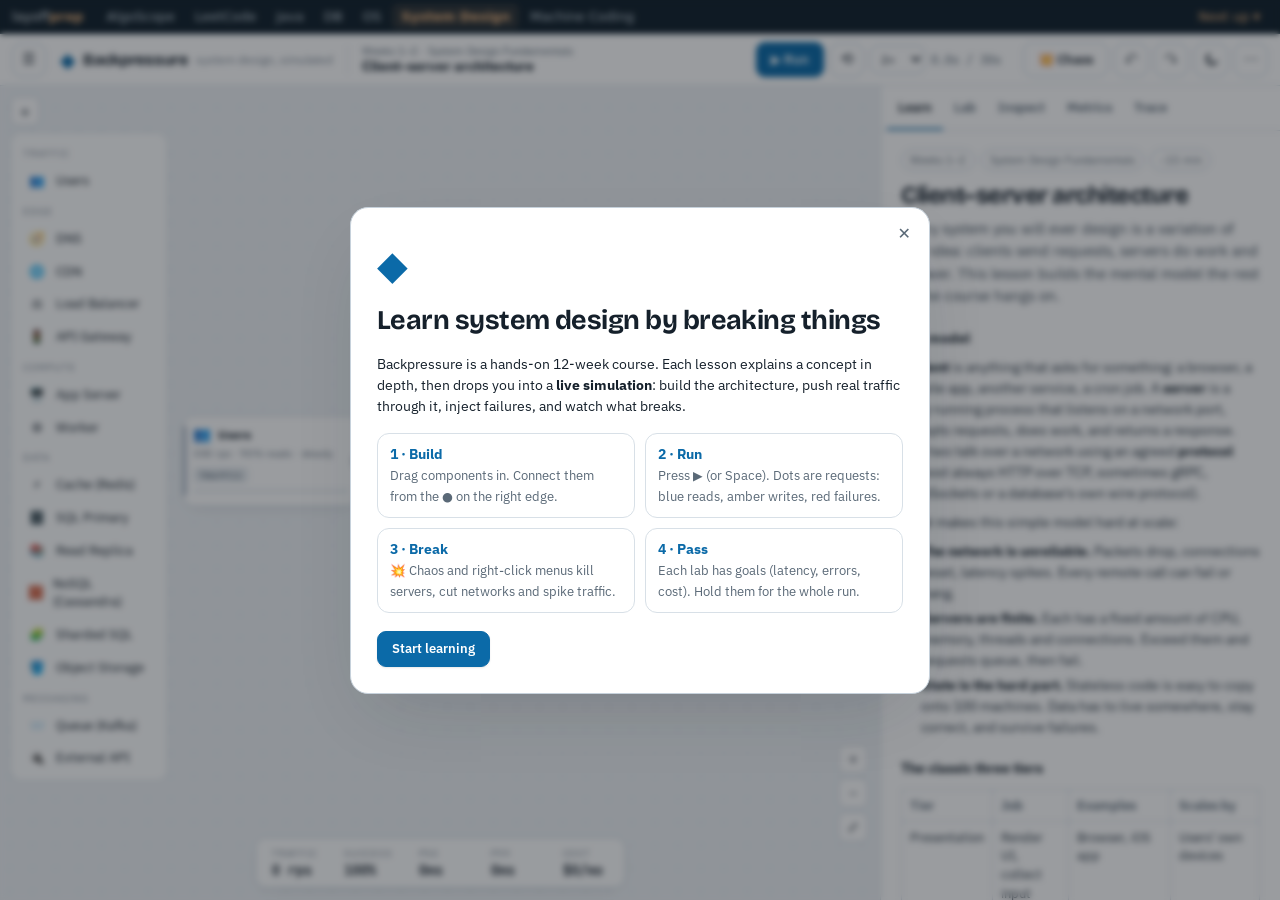
<file: index.html>
<!doctype html>
<html lang="en">
<head>
  <meta charset="utf-8">
  <meta name="viewport" content="width=device-width, initial-scale=1">
  <title>Backpressure: learn system design by breaking things</title>
  <meta name="description" content="A free 12-week system design course with a live simulator. Build architectures, push traffic through them, inject failures and watch what breaks.">
  <meta property="og:title" content="Backpressure: system design, simulated">
  <meta property="og:description" content="Build it. Load it. Break it. A hands-on system design course with a live traffic simulator.">
  <link rel="icon" href="data:image/svg+xml,<svg xmlns='http://www.w3.org/2000/svg' viewBox='0 0 100 100'><text y='.9em' font-size='90' fill='%230b6aa8'>◆</text></svg>">
  <script>
    // Apply the saved theme before first paint (same "theme" key as the portfolio and /prep hub).
    try { const t = localStorage.getItem('theme'); if (t === 'light' || t === 'dark') document.documentElement.dataset.theme = t; } catch (e) {}
  </script>
  <link rel="preconnect" href="https://fonts.googleapis.com">
  <link rel="preconnect" href="https://fonts.gstatic.com" crossorigin>
  <link href="https://fonts.googleapis.com/css2?family=Bricolage+Grotesque:opsz,wght@12..96,600;12..96,700&family=IBM+Plex+Sans:wght@400;500;600;700&family=JetBrains+Mono:wght@400;600&display=swap" rel="stylesheet">
  <!-- bump ?v= on visual releases: GitHub Pages lets browsers cache files for 10 minutes -->
  <link rel="stylesheet" href="css/app.css?v=6">
</head>
<body>
  <noscript>Backpressure needs JavaScript to run the simulator.</noscript>
  <script type="module" src="js/main.js?v=5"></script>
  <script src="js/layoffprep-bar.js?v=1" data-tool="sd" defer></script>
</body>
</html>
</file>
<file: css/app.css>
/* Palette and fonts shared with the other prep tools (AlgoScope, Java/DB/OS Steppers):
   light by default, dark when the OS prefers it, and data-theme="light"/"dark" overrides. */
:root {
  --bg: #eef2f5; --bg2: #ffffff; --panel: #ffffff; --card: #ffffff; --card2: #f4f7f9;
  --line: #d8e0e7; --line2: #c6d1db; --text: #15202b; --muted: #5a6977; --dim: #7b8794;
  --body-ink: #26333f; --lede: #3d4b58;
  --blue: #0b6aa8; --accent-soft: #dcecf7; --on-accent: #ffffff;
  --green: #0a8a5f; --red: #c43c3c; --amber: #b7790a; --orange: #c2560b; --violet: #b02bb8; --pink: #c26a05;
  --ok-bg: #dff5ea; --bad-bg: #fde3e1; --warn-bg: #fff1bf; --muted-bg: #e9eef2;
  --code-bg: #f7f9fb; --grid-dot: #c9d3dc; --edge: #a9b7c4; --edge-live: #6f8ca6; --edge-hover: #0b6aa8;
  --glass: rgba(255, 255, 255, .94); --overlay: rgba(15, 21, 27, .42);
  --shadow: rgba(21, 32, 43, .10); --shadow-strong: rgba(21, 32, 43, .18); --glow: 0;
  --accent: var(--blue);
  --mono: "JetBrains Mono", ui-monospace, Consolas, monospace;
  --sans: "IBM Plex Sans", system-ui, -apple-system, "Segoe UI", sans-serif;
  --display: "Bricolage Grotesque", "IBM Plex Sans", system-ui, sans-serif;
  --top: 52px;
  --side: 268px;
  --panelw: 400px;
  color-scheme: light;
}
@media (prefers-color-scheme: dark) { :root:not([data-theme="light"]) {
  --bg: #0f151b; --bg2: #161e26; --panel: #161e26; --card: #161e26; --card2: #1b2530;
  --line: #2a3642; --line2: #364554; --text: #e3eaf0; --muted: #93a2b0; --dim: #6b7a88;
  --body-ink: #cfd9e2; --lede: #b4c1cd;
  --blue: #5cb3ef; --accent-soft: #16334a; --on-accent: #0b1620;
  --green: #3ccf98; --red: #ff7b6e; --amber: #f0b84a; --orange: #ff9a52; --violet: #e07ae8; --pink: #f0a43c;
  --ok-bg: #15352a; --bad-bg: #3e1f1f; --warn-bg: #3d3415; --muted-bg: #1f2a36;
  --code-bg: #121a22; --grid-dot: #1f2a35; --edge: #34424f; --edge-live: #4f6d88; --edge-hover: #5cb3ef;
  --glass: rgba(22, 30, 38, .94); --overlay: rgba(3, 6, 12, .62);
  --shadow: rgba(0, 0, 0, .35); --shadow-strong: rgba(0, 0, 0, .6); --glow: 8;
  color-scheme: dark;
} }
:root[data-theme="dark"] {
  --bg: #0f151b; --bg2: #161e26; --panel: #161e26; --card: #161e26; --card2: #1b2530;
  --line: #2a3642; --line2: #364554; --text: #e3eaf0; --muted: #93a2b0; --dim: #6b7a88;
  --body-ink: #cfd9e2; --lede: #b4c1cd;
  --blue: #5cb3ef; --accent-soft: #16334a; --on-accent: #0b1620;
  --green: #3ccf98; --red: #ff7b6e; --amber: #f0b84a; --orange: #ff9a52; --violet: #e07ae8; --pink: #f0a43c;
  --ok-bg: #15352a; --bad-bg: #3e1f1f; --warn-bg: #3d3415; --muted-bg: #1f2a36;
  --code-bg: #121a22; --grid-dot: #1f2a35; --edge: #34424f; --edge-live: #4f6d88; --edge-hover: #5cb3ef;
  --glass: rgba(22, 30, 38, .94); --overlay: rgba(3, 6, 12, .62);
  --shadow: rgba(0, 0, 0, .35); --shadow-strong: rgba(0, 0, 0, .6); --glow: 8;
  color-scheme: dark;
}
* { box-sizing: border-box; }
html, body { height: 100%; margin: 0; }
body { background: var(--bg); color: var(--text); font: 14px/1.5 var(--sans); overflow: hidden; -webkit-font-smoothing: antialiased; }
button { font: inherit; color: inherit; cursor: pointer; }
a { color: var(--blue); text-decoration: none; }
a:hover { text-decoration: underline; }
input, select { font: inherit; color: var(--text); }
.muted { color: var(--muted); }
.small { font-size: 12px; }
.pad { padding: 20px; }

/* ---------- top bar ---------- */
.topbar { height: var(--top); display: flex; align-items: center; gap: 14px; padding: 0 12px; border-bottom: 1px solid var(--line); background: var(--bg2); position: relative; z-index: 30; }
.brand { display: flex; align-items: center; gap: 8px; color: var(--text); white-space: nowrap; }
.brand:hover { text-decoration: none; }
.logo { color: var(--blue); font-size: 20px; text-shadow: none; }
.brand-name { font-family: var(--display); font-weight: 700; letter-spacing: -.02em; font-size: 16px; }
.brand-tag { color: var(--dim); font-size: 12px; }
.crumb { display: flex; flex-direction: column; line-height: 1.2; min-width: 0; flex: 1; padding-left: 14px; border-left: 1px solid var(--line); }
.crumb span { font-size: 11px; }
.crumb b { white-space: nowrap; overflow: hidden; text-overflow: ellipsis; font-size: 14px; }
.run-ctl, .top-actions { display: flex; align-items: center; gap: 6px; }
.clock { font: 12px var(--mono); color: var(--muted); min-width: 78px; }
#speed { background: var(--card); border: 1px solid var(--line2); border-radius: 8px; padding: 5px 6px; font-size: 12px; }
.btn { border: 1px solid var(--line2); background: var(--card); padding: 7px 14px; border-radius: 9px; font-weight: 600; font-size: 13px; transition: .15s; white-space: nowrap; }
.btn:hover { border-color: var(--dim); background: var(--card2); }
.btn.primary { background: var(--blue); border-color: var(--blue); color: var(--on-accent); box-shadow: 0 1px 2px var(--shadow); }
.btn.primary:hover { filter: brightness(1.1); }
.btn.primary.running { background: var(--card2); border-color: var(--line2); color: var(--text); box-shadow: none; }
.btn.ghost { background: transparent; }
.btn.small { padding: 4px 10px; font-size: 12px; }
.btn.danger:hover { border-color: var(--red); color: var(--red); }
.icon-btn { width: 34px; height: 34px; border-radius: 9px; border: 1px solid var(--line2); background: var(--card); display: grid; place-items: center; font-size: 15px; }
.icon-btn:hover { background: var(--card2); }
.only-mobile { display: none; }
/* theme toggle: show the moon in light mode, the sun in dark mode */
.theme-btn svg { width: 17px; height: 17px; }
.theme-btn .sun { display: none; }
@media (prefers-color-scheme: dark) { :root:not([data-theme="light"]) .theme-btn .sun { display: block; } :root:not([data-theme="light"]) .theme-btn .moon { display: none; } }
:root[data-theme="dark"] .theme-btn .sun { display: block; }
:root[data-theme="dark"] .theme-btn .moon { display: none; }
.menu-wrap { position: relative; }
.menu { position: absolute; right: 0; top: calc(100% + 6px); background: var(--card); border: 1px solid var(--line2); border-radius: 12px; padding: 6px; min-width: 250px; display: none; box-shadow: 0 16px 40px -12px var(--shadow-strong); z-index: 50; }
.menu.open { display: block; }
.menu button, .ctx-menu button { display: block; width: 100%; text-align: left; background: none; border: 0; padding: 8px 10px; border-radius: 8px; font-size: 13px; }
.menu button:hover, .ctx-menu button:hover { background: var(--card2); }
.menu-h { font-size: 11px; text-transform: uppercase; letter-spacing: .08em; color: var(--dim); padding: 8px 10px 2px; }
.menu-foot { font-size: 11px; color: var(--muted); padding: 8px 10px 4px; border-top: 1px solid var(--line); margin-top: 6px; }

/* ---------- layout ---------- */
.main { display: grid; grid-template-columns: var(--side) minmax(0, 1fr) var(--panelw); grid-template-rows: minmax(0, 1fr); height: calc(100% - var(--top)); }
.main > * { min-height: 0; }
@media (min-width: 981px) {
  body.hide-sidebar .main { grid-template-columns: 0 minmax(0, 1fr) var(--panelw); }
  body.hide-sidebar .sidebar { visibility: hidden; padding: 0; border: 0; }
}
.sidebar { border-right: 1px solid var(--line); background: var(--bg2); overflow-y: auto; padding: 12px 10px 30px; }
.stage { position: relative; overflow: hidden; }
.panel { border-left: 1px solid var(--line); background: var(--panel); display: flex; flex-direction: column; min-width: 0; }

/* sidebar */
.side-head { padding: 4px 6px 10px; }
.progress-label { display: flex; justify-content: space-between; font-size: 12px; color: var(--muted); }
.progress-label b { color: var(--text); }
.progress { height: 6px; border-radius: 6px; background: var(--card); margin: 6px 0 12px; overflow: hidden; }
.progress i { display: block; height: 100%; background: linear-gradient(90deg, var(--blue), var(--green)); border-radius: 6px; transition: width .4s; }
.mod { margin-top: 10px; }
.mod-h { display: grid; grid-template-columns: 1fr auto; padding: 6px 6px 4px; }
.mod-h .wk { font-size: 10.5px; text-transform: uppercase; letter-spacing: .1em; color: var(--blue); font-weight: 700; }
.mod-h .mod-t { grid-column: 1; font-weight: 700; font-size: 13px; }
.mod-h .mod-c { grid-row: 1 / span 2; grid-column: 2; align-self: center; font: 11px var(--mono); color: var(--dim); }
.side-item { display: flex; gap: 9px; align-items: center; padding: 6px 8px; border-radius: 8px; color: var(--muted); font-size: 13px; line-height: 1.3; }
.side-item:hover { background: var(--card); color: var(--text); text-decoration: none; }
.side-item.active { background: var(--accent-soft); color: var(--text); box-shadow: inset 2px 0 var(--blue); }
.side-item .dot { width: 18px; height: 18px; border-radius: 50%; border: 1.5px solid var(--line2); flex: none; display: grid; place-items: center; font-size: 11px; }
.side-item.done .dot { background: var(--green); border-color: var(--green); color: var(--on-accent); font-weight: 800; }
.side-item.sandbox { border: 1px dashed var(--line2); color: var(--text); }
.side-item.sandbox .dot { border: 0; }
.side-foot { font-size: 11px; color: var(--dim); padding: 20px 8px 0; }

/* ---------- canvas ---------- */
#canvas, .viewport { position: absolute; inset: 0; }
.viewport { overflow: hidden; touch-action: none; cursor: grab; user-select: none; }
.viewport:active { cursor: grabbing; }
.viewport.connecting { cursor: crosshair; }
.grid-bg { position: absolute; inset: 0; background-image: radial-gradient(circle, var(--grid-dot) 1.1px, transparent 1.2px); }
.world { position: absolute; left: 0; top: 0; transform-origin: 0 0; }
svg.edges { position: absolute; overflow: visible; pointer-events: none; }
.edge-hit { stroke: transparent; stroke-width: 14; fill: none; pointer-events: stroke; cursor: pointer; }
.edge-line { fill: none; stroke: var(--edge); stroke-width: 1.5; color: var(--edge); transition: stroke .3s; }
.edge[data-state="live"] .edge-line { stroke: var(--edge-live); color: var(--edge-live); }
.edge[data-state="fail"] .edge-line { stroke: color-mix(in srgb, var(--red) 65%, transparent); color: var(--red); }
.edge[data-state="cut"] .edge-line { stroke: var(--red); stroke-dasharray: 3 6; color: var(--red); }
.edge[data-state="open"] .edge-line { stroke: var(--dim); stroke-dasharray: 2 4; }
.edge.async .edge-line { stroke-dasharray: 7 5; }
.edge.selected .edge-line { stroke: var(--blue) !important; color: var(--blue); }
.edge:hover .edge-line { stroke: var(--edge-hover); }
.edge-label { font: 10px var(--mono); fill: var(--muted); text-anchor: middle; pointer-events: none; paint-order: stroke; stroke: var(--bg); stroke-width: 3px; }
.edge[data-state="fail"] .edge-label, .edge[data-state="cut"] .edge-label { fill: var(--red); }
.edge-temp { fill: none; stroke: var(--blue); stroke-width: 2; stroke-dasharray: 5 4; }
canvas.particles { position: absolute; inset: 0; pointer-events: none; }
.canvas-hint { position: absolute; inset: 0; display: none; align-items: center; justify-content: center; text-align: center; color: var(--muted); pointer-events: none; line-height: 1.8; }
.canvas-hint b { color: var(--text); font-size: 16px; }

.node { position: absolute; width: 184px; background: var(--card); border: 1px solid var(--line2); border-radius: 12px; padding: 8px 10px 8px; cursor: pointer; box-shadow: 0 6px 18px -10px var(--shadow-strong); transition: border-color .25s, box-shadow .25s; }
.node::before { content: ''; position: absolute; left: 0; top: 10px; bottom: 10px; width: 3px; border-radius: 0 3px 3px 0; background: var(--accent); opacity: .9; }
.node:hover { border-color: var(--dim); }
.node.selected { border-color: var(--blue); box-shadow: 0 0 0 3px color-mix(in srgb, var(--blue) 25%, transparent), 0 6px 18px -10px var(--shadow-strong); }
.node.drop-target { border-color: var(--green); box-shadow: 0 0 0 3px color-mix(in srgb, var(--green) 30%, transparent); }
.node-head { display: flex; align-items: center; gap: 7px; }
.node-head .ico { font-size: 15px; }
.node-head .name { font-weight: 700; font-size: 13px; white-space: nowrap; overflow: hidden; text-overflow: ellipsis; }
.node-sub { font-size: 10.5px; color: var(--muted); white-space: nowrap; overflow: hidden; text-overflow: ellipsis; margin: 1px 0 6px; }
.node-status { display: flex; justify-content: space-between; align-items: center; }
.badge { font: 700 9.5px var(--mono); letter-spacing: .06em; padding: 2px 6px; border-radius: 5px; background: var(--muted-bg); color: var(--muted); }
.metric-a { font: 600 11px var(--mono); }
.node[data-status="healthy"] .badge { background: var(--ok-bg); color: var(--green); }
.node[data-status="stressed"] .badge { background: var(--warn-bg); color: var(--orange); }
.node[data-status="saturated"] .badge { background: var(--bad-bg); color: var(--red); }
.node[data-status="down"] .badge { background: var(--red); color: var(--on-accent); }
.node[data-status="client"] .badge { background: var(--muted-bg); color: var(--muted); }
.node[data-status="saturated"] { border-color: color-mix(in srgb, var(--red) 70%, transparent); box-shadow: 0 0 0 1px color-mix(in srgb, var(--red) 35%, transparent), 0 0 22px -6px color-mix(in srgb, var(--red) 50%, transparent); }
.node[data-status="stressed"] { border-color: color-mix(in srgb, var(--orange) 60%, transparent); }
.node[data-status="down"] { opacity: .55; border-color: var(--red); background: repeating-linear-gradient(135deg, var(--card), var(--card) 8px, var(--bad-bg) 8px, var(--bad-bg) 16px); }
.node-bar { height: 4px; border-radius: 4px; background: var(--muted-bg); margin: 6px 0 5px; overflow: hidden; }
.node-bar i { display: block; height: 100%; width: 0; background: var(--green); border-radius: 4px; transition: width .25s, background .25s; }
.node-bar i[data-level="mid"] { background: var(--orange); }
.node-bar i[data-level="hi"] { background: var(--red); }
.node-stats { display: flex; justify-content: space-between; font: 10.5px var(--mono); color: var(--muted); }
.port { position: absolute; top: 50%; width: 14px; height: 14px; margin-top: -7px; border-radius: 50%; background: var(--card); border: 2px solid var(--dim); }
.port.in { left: -8px; pointer-events: none; }
.port.out { right: -8px; cursor: crosshair; }
/* Invisible, much larger hit zone around the dot. */
.port.out::before { content: ''; position: absolute; inset: -12px; border-radius: 50%; }
/* The card's right edge is also a handle. */
.node::after { content: ''; position: absolute; top: 0; bottom: 0; right: 0; width: 26px; cursor: crosshair; border-radius: 0 12px 12px 0; }
.node:hover::after { background: linear-gradient(90deg, transparent, color-mix(in srgb, var(--blue) 14%, transparent)); }
.node:hover .port.out, .port.out:hover { border-color: var(--blue); background: var(--blue); transform: scale(1.3); box-shadow: 0 0 8px color-mix(in srgb, var(--blue) 55%, transparent); }
.node.connect-source { border-color: var(--blue); box-shadow: 0 0 0 3px color-mix(in srgb, var(--blue) 35%, transparent); }
.node.is-client .port.in { display: none; }

.callout { position: absolute; width: 230px; background: var(--glass); border: 1px solid var(--line2); border-left: 3px solid var(--red); border-radius: 10px; padding: 8px 10px; font-size: 11.5px; line-height: 1.4; box-shadow: 0 10px 26px -10px var(--shadow-strong); pointer-events: auto; cursor: pointer; animation: pop .25s ease-out; }
.callout b { display: block; font-size: 12px; margin-bottom: 2px; color: var(--red); }
.callout span { color: var(--body-ink); }
.callout.sev-good { border-left-color: var(--green); }
.callout.sev-good b { color: var(--green); }
@keyframes pop { from { transform: translateY(6px); opacity: 0; } }

.zoom-ctl { position: absolute; right: 12px; bottom: 58px; display: flex; flex-direction: column; gap: 4px; }
.zoom-ctl button { width: 30px; height: 30px; border-radius: 8px; border: 1px solid var(--line2); background: var(--card); }

/* palette */
.palette { position: absolute; left: 10px; top: 10px; bottom: 70px; width: 158px; display: flex; flex-direction: column; z-index: 5; pointer-events: none; }
.pal-toggle { pointer-events: auto; align-self: flex-start; width: 30px; height: 30px; border-radius: 8px; border: 1px solid var(--line2); background: var(--card); margin-bottom: 6px; font-size: 16px; }
.pal-list { pointer-events: auto; background: var(--glass); backdrop-filter: blur(8px); border: 1px solid var(--line); border-radius: 12px; padding: 6px; overflow-y: auto; }
.palette.collapsed .pal-list { display: none; }
.pal-cat { font-size: 10px; text-transform: uppercase; letter-spacing: .1em; color: var(--dim); padding: 7px 6px 3px; }
.pal-item { display: flex; align-items: center; gap: 8px; padding: 6px 8px; border-radius: 8px; font-size: 12.5px; cursor: grab; border: 1px solid transparent; touch-action: none; }
.pal-item:hover { background: var(--card); border-color: var(--line2); }
.pal-item .ico { width: 22px; text-align: center; }
.pal-item.ghost { position: fixed; z-index: 100; background: var(--card); border-color: var(--blue); pointer-events: none; box-shadow: 0 10px 26px var(--shadow-strong); }

/* KPI strip */
.kpis { position: absolute; left: 50%; transform: translateX(-50%); bottom: 12px; display: flex; gap: 2px; background: var(--glass); border: 1px solid var(--line2); box-shadow: 0 6px 18px -10px var(--shadow-strong); border-radius: 12px; padding: 4px; backdrop-filter: blur(8px); z-index: 6; max-width: calc(100% - 24px); overflow-x: auto; }
.kpi { padding: 4px 12px; display: flex; flex-direction: column; min-width: 70px; }
.kpi span { font-size: 10px; text-transform: uppercase; letter-spacing: .08em; color: var(--dim); }
.kpi b { font: 600 14px var(--mono); white-space: nowrap; }
.kpi.good b { color: var(--green); }
.kpi.warn b { color: var(--amber); }
.kpi.bad b { color: var(--red); }
.runbar { position: absolute; left: 0; right: 0; top: 0; height: 2px; }
.runbar i { display: block; height: 100%; background: var(--blue); width: 0; transition: width .25s linear; }

/* ---------- right panel ---------- */
.tabs { display: flex; border-bottom: 1px solid var(--line); padding: 0 6px; flex: none; }
.tabs button { background: none; border: 0; padding: 12px 11px 10px; color: var(--muted); font-weight: 600; font-size: 13px; border-bottom: 2px solid transparent; }
.tabs button.active { color: var(--text); border-bottom-color: var(--blue); }
.panel-body { overflow-y: auto; flex: 1; padding: 0 0 40px; }
.lesson, .lab, .inspect, .metrics, .trace { padding: 18px 20px; }
.lesson h1 { font-family: var(--display); font-size: 24px; letter-spacing: -.02em; line-height: 1.2; margin: 10px 0 8px; }
.lede { color: var(--lede); font-size: 15px; margin: 0 0 14px; }
.lesson-meta { display: flex; gap: 6px; flex-wrap: wrap; }
.pill { font-size: 11px; padding: 2px 8px; border-radius: 20px; background: var(--card); border: 1px solid var(--line2); color: var(--muted); }
.pill.ok { color: var(--green); border-color: color-mix(in srgb, var(--green) 45%, transparent); }
.md { color: var(--body-ink); }
.md h2, .lesson h2, .lab h2 { font-family: var(--display); font-size: 18px; margin: 26px 0 8px; letter-spacing: -.01em; }
.md h3, .lab h3, .inspect h3, .metrics h3 { font-size: 14px; margin: 20px 0 6px; color: var(--text); }
.md h4 { font-size: 13px; margin: 16px 0 4px; color: var(--muted); text-transform: uppercase; letter-spacing: .06em; }
.md p { margin: 8px 0; }
.md ul, .md ol { padding-left: 20px; margin: 8px 0; }
.md li { margin: 4px 0; }
.md code { font: 12.5px var(--mono); background: var(--code-bg); border: 1px solid var(--line); padding: 1px 5px; border-radius: 5px; color: var(--text); }
.md pre { background: var(--code-bg); border: 1px solid var(--line); border-radius: 10px; padding: 12px; overflow-x: auto; }
.md pre code { background: none; border: 0; padding: 0; color: var(--text); font-size: 12px; line-height: 1.55; }
.md strong { color: var(--text); }
.md hr { border: 0; border-top: 1px solid var(--line); margin: 20px 0; }
.md blockquote { margin: 14px 0; padding: 10px 14px; border-radius: 10px; background: var(--card); border: 1px solid var(--line2); border-left: 3px solid var(--blue); }
.md blockquote p { margin: 4px 0; }
.md blockquote.bq-interview { border-left-color: var(--violet); background: color-mix(in srgb, var(--violet) 6%, transparent); }
.md blockquote.bq-warning, .md blockquote.bq-pitfall { border-left-color: var(--amber); background: color-mix(in srgb, var(--amber) 7%, transparent); }
.md blockquote.bq-tryit { border-left-color: var(--green); background: color-mix(in srgb, var(--green) 6%, transparent); }
.md blockquote.bq-numbers { border-left-color: var(--pink); }
.md blockquote.bq-keyidea { border-left-color: var(--blue); background: var(--accent-soft); }
.table-wrap { overflow-x: auto; margin: 10px 0; }
.md table { border-collapse: collapse; width: 100%; font-size: 12.5px; }
.md th, .md td { border: 1px solid var(--line); padding: 6px 8px; text-align: left; vertical-align: top; }
.md th { background: var(--card); color: var(--muted); font-weight: 600; }
.cta { display: flex; align-items: center; gap: 12px; margin: 24px 0 10px; padding: 14px; border-radius: 12px; background: var(--accent-soft); border: 1px solid color-mix(in srgb, var(--blue) 35%, transparent); }
.cta .muted { font-size: 12.5px; }
.pager { display: flex; justify-content: space-between; gap: 10px; margin-top: 26px; padding-top: 14px; border-top: 1px solid var(--line); font-size: 13px; }

.quiz .q { margin: 14px 0; padding: 12px; border: 1px solid var(--line); border-radius: 12px; background: var(--bg2); }
.q-t { font-weight: 600; margin-bottom: 8px; }
.opt { display: block; width: 100%; text-align: left; background: var(--card); border: 1px solid var(--line2); padding: 8px 10px; border-radius: 9px; margin: 5px 0; font-size: 13px; }
.opt:hover:not(:disabled) { border-color: var(--blue); }
.opt.right { border-color: var(--green); background: var(--ok-bg); }
.opt.wrong { border-color: var(--red); background: var(--bad-bg); }
.opt:disabled { cursor: default; }
.why { font-size: 13px; color: var(--body-ink); margin-top: 8px; }

.lab-run { font-size: 13px; background: var(--card); border: 1px solid var(--line); border-radius: 10px; padding: 10px 12px; margin: 12px 0; }
.timeline { margin-top: 8px; display: flex; flex-direction: column; gap: 4px; }
.ev { display: flex; gap: 10px; font-size: 12.5px; }
.ev .at { font: 600 11px var(--mono); color: var(--amber); min-width: 34px; }
.goal { display: grid; grid-template-columns: 22px 1fr auto; gap: 8px; align-items: center; padding: 9px 10px; border: 1px solid var(--line); border-radius: 10px; margin: 6px 0; background: var(--bg2); }
.goal small { display: block; font-size: 10.5px; color: var(--dim); }
.goal .gv { text-align: right; font: 600 13px var(--mono); }
.goal .gi { font-weight: 800; text-align: center; color: var(--dim); }
.goal.ok .gi, .goal.pass .gi { color: var(--green); }
.goal.pass { border-color: color-mix(in srgb, var(--green) 50%, transparent); }
.goal.fail { border-color: color-mix(in srgb, var(--red) 55%, transparent); background: color-mix(in srgb, var(--red) 6%, transparent); }
.goal.fail .gi, .goal.fail .gv { color: var(--red); }
.goal.warn { border-color: color-mix(in srgb, var(--amber) 50%, transparent); }
.goal.warn .gi, .goal.warn .gv { color: var(--amber); }
.lab-actions { display: flex; gap: 8px; margin: 14px 0; flex-wrap: wrap; }
.hint { font-size: 13px; background: var(--warn-bg); border: 1px solid color-mix(in srgb, var(--amber) 35%, transparent); border-radius: 10px; padding: 9px 11px; margin: 6px 0; }
.solution { margin-top: 18px; display: flex; gap: 10px; align-items: center; font-size: 12px; }

/* inspector */
.ins-head { display: flex; gap: 10px; align-items: center; }
.ins-head .ico { font-size: 24px; width: 42px; height: 42px; display: grid; place-items: center; border-radius: 10px; background: var(--card); border: 1px solid var(--line2); box-shadow: inset 0 -2px var(--accent); }
.ins-head input { background: transparent; border: 1px solid transparent; font-weight: 700; font-size: 16px; padding: 2px 4px; border-radius: 6px; width: 100%; }
.ins-head input:hover, .ins-head input:focus { border-color: var(--line2); outline: none; background: var(--bg2); }
.ins-head small { display: block; color: var(--dim); padding-left: 5px; font-size: 11px; }
.ins-actions { display: flex; flex-wrap: wrap; gap: 6px; margin: 10px 0; }
.form { display: flex; flex-direction: column; gap: 2px; }
.field { display: grid; grid-template-columns: 1fr 132px; align-items: center; gap: 8px; padding: 6px 0; border-bottom: 1px solid var(--line); }
.field label { font-size: 12.5px; color: var(--body-ink); }
.field input[type=number], .field select { width: 100%; background: var(--bg2); border: 1px solid var(--line2); border-radius: 7px; padding: 5px 7px; font-size: 12.5px; }
.field input:focus, .field select:focus { outline: none; border-color: var(--blue); }
.help { display: inline-grid; place-items: center; width: 15px; height: 15px; border-radius: 50%; border: 1px solid var(--dim); color: var(--dim); font-size: 10px; font-style: normal; margin-left: 6px; cursor: help; }
.range { display: flex; align-items: center; gap: 6px; }
.range input { flex: 1; min-width: 0; accent-color: var(--blue); }
.range output { font: 11px var(--mono); width: 34px; text-align: right; }
.switch { position: relative; width: 38px; height: 21px; justify-self: end; }
.switch input { opacity: 0; width: 0; height: 0; }
.switch span { position: absolute; inset: 0; background: var(--line2); border-radius: 20px; transition: .2s; cursor: pointer; }
.switch span::before { content: ''; position: absolute; width: 15px; height: 15px; left: 3px; top: 3px; background: var(--card); border-radius: 50%; transition: .2s; box-shadow: 0 1px 2px var(--shadow-strong); }
.switch input:checked + span { background: var(--blue); }
.switch input:checked + span::before { transform: translateX(17px); background: var(--card); }
table.kv { width: 100%; border-collapse: collapse; font-size: 12.5px; }
table.kv td { padding: 5px 0; border-bottom: 1px solid var(--line); }
table.kv td:first-child { color: var(--muted); }
table.kv td:last-child { text-align: right; font-family: var(--mono); }
table.kv small { color: var(--dim); }
.st { font: 700 10.5px var(--mono); padding: 2px 6px; border-radius: 5px; }
.st-healthy { color: var(--green); background: var(--ok-bg); }
.st-stressed { color: var(--orange); background: var(--warn-bg); }
.st-saturated { color: var(--red); background: var(--bad-bg); }
.st-down { color: var(--on-accent); background: var(--red); }
.insight { border: 1px solid var(--line2); border-left: 3px solid var(--dim); border-radius: 10px; padding: 8px 11px; margin: 8px 0; font-size: 12.5px; background: var(--bg2); }
.insight b { font-size: 13px; }
.insight p { margin: 3px 0; color: var(--body-ink); }
.insight .fix { color: var(--blue); }
.insight.sev-bad { border-left-color: var(--red); }
.insight.sev-warn { border-left-color: var(--amber); }
.insight.sev-good { border-left-color: var(--green); }
.empty-state { text-align: center; padding-top: 60px; }
.empty-state .big { font-size: 40px; }

/* metrics */
.tiles { display: grid; grid-template-columns: repeat(3, 1fr); gap: 6px; }
.tile { background: var(--card); border: 1px solid var(--line); border-radius: 10px; padding: 7px 9px; }
.tile span { display: block; font-size: 10px; text-transform: uppercase; letter-spacing: .07em; color: var(--dim); }
.tile b { font: 600 14px var(--mono); }
.metrics h3 small { font-weight: 400; color: var(--muted); font-size: 11px; margin-left: 6px; }
.sw { display: inline-block; width: 9px; height: 9px; border-radius: 2px; margin: 0 3px 0 6px; vertical-align: -1px; }
.chart-box { background: var(--bg2); border: 1px solid var(--line); border-radius: 10px; padding: 4px; min-height: 60px; }
.chart .grid { stroke: var(--line); }
.chart .threshold { stroke: var(--red); stroke-dasharray: 4 3; opacity: .7; }
.chart .axis { fill: var(--dim); font: 9.5px var(--mono); }
.log { font: 11.5px/1.45 var(--mono); max-height: 260px; overflow-y: auto; background: var(--code-bg); border: 1px solid var(--line); border-radius: 10px; padding: 8px; }
.log .l { padding: 2px 0; color: var(--body-ink); }
.log .l span { color: var(--dim); margin-right: 8px; }
.log .lv-chaos { color: var(--orange); }
.log .lv-bad { color: var(--red); }
.log .lv-good { color: var(--green); }

/* trace */
.trace-tabs { display: flex; gap: 4px; margin: 10px 0; }
.trace-tabs button { background: var(--card); border: 1px solid var(--line2); border-radius: 8px; padding: 5px 10px; font-size: 12px; }
.trace-tabs button.active { border-color: var(--blue); color: var(--blue); }
.tr-total { font-size: 13px; margin-bottom: 10px; }
.span { display: grid; grid-template-columns: 130px 1fr 54px; align-items: center; gap: 8px; padding: 3px 0; font-size: 12px; }
.sp-name { padding-left: calc(var(--d) * 8px); white-space: nowrap; overflow: hidden; text-overflow: ellipsis; }
.sp-name span { margin-right: 5px; }
.sp-bar { position: relative; height: 16px; background: var(--muted-bg); border-radius: 4px; }
.sp-all { position: absolute; top: 2px; bottom: 2px; background: color-mix(in srgb, var(--c) 28%, transparent); border-radius: 3px; display: flex; overflow: hidden; }
.sp-all .net { background: var(--dim); height: 100%; }
.sp-all .own { background: var(--c); height: 100%; }
.span.down .sp-all { background: color-mix(in srgb, var(--red) 50%, transparent); }
.sp-ms { font: 11px var(--mono); text-align: right; color: var(--muted); }

/* sandbox templates */
.templates { display: grid; gap: 8px; }
.tpl { text-align: left; background: var(--card); border: 1px solid var(--line2); border-radius: 10px; padding: 10px 12px; }
.tpl:hover { border-color: var(--blue); }
.tpl b { display: block; }
.tpl span { font-size: 12px; color: var(--muted); }

/* calculator */
.calc { margin: 22px 0; padding: 14px; border: 1px solid var(--line2); border-radius: 12px; background: var(--bg2); }
.calc h2 { margin-top: 0 !important; }
.calc-grid { display: grid; grid-template-columns: 1fr 1fr; gap: 8px; margin: 10px 0 14px; }
.calc-grid label { display: flex; flex-direction: column; font-size: 11.5px; color: var(--muted); gap: 3px; }
.calc-grid input { background: var(--card); border: 1px solid var(--line2); border-radius: 7px; padding: 5px 7px; font: 12.5px var(--mono); }

/* context menu, toasts, modal */
.ctx-menu { position: fixed; z-index: 80; background: var(--card); border: 1px solid var(--line2); border-radius: 10px; padding: 5px; min-width: 190px; display: none; box-shadow: 0 14px 34px -10px var(--shadow-strong); }
.ctx-menu.open { display: block; }
.toasts { position: fixed; bottom: 80px; left: 50%; transform: translateX(-50%); z-index: 90; display: flex; flex-direction: column; gap: 6px; align-items: center; pointer-events: none; }
.toast { background: var(--card2); border: 1px solid var(--line2); border-radius: 10px; padding: 9px 14px; font-size: 13px; box-shadow: 0 10px 26px -8px var(--shadow-strong); animation: pop .2s; max-width: 520px; transition: opacity .4s; }
.toast.warn { border-color: var(--amber); }
.toast.bad { border-color: var(--red); }
.toast.out { opacity: 0; }
.modal-wrap { position: fixed; inset: 0; background: var(--overlay); backdrop-filter: blur(3px); z-index: 100; display: none; align-items: center; justify-content: center; padding: 16px; }
.modal-wrap.open { display: flex; }
.modal { position: relative; background: var(--panel); border: 1px solid var(--line2); border-radius: 18px; padding: 26px; max-width: 580px; width: 100%; max-height: 90vh; overflow-y: auto; box-shadow: 0 30px 70px -24px var(--shadow-strong); animation: pop .25s; }
.modal-x { position: absolute; right: 12px; top: 12px; background: none; border: 0; color: var(--muted); font-size: 16px; }
.modal-actions { display: flex; gap: 8px; margin-top: 18px; flex-wrap: wrap; }
.welcome h1 { font-family: var(--display); font-size: 27px; letter-spacing: -.02em; margin: 6px 0 10px; }
.logo-big { font-size: 40px; color: var(--blue); }
.how { display: grid; grid-template-columns: 1fr 1fr; gap: 10px; margin-top: 16px; }
.how div { background: var(--card); border: 1px solid var(--line); border-radius: 12px; padding: 10px 12px; }
.how b { display: block; color: var(--blue); }
.how span { font-size: 12.5px; color: var(--muted); }
.result .big { font-family: var(--display); font-size: 24px; font-weight: 700; }
.result li { margin: 6px 0; }
.debrief { margin-top: 10px; padding: 12px; border-radius: 10px; background: var(--card); border: 1px solid var(--line); font-size: 13px; }

/* ---------- interview practice ---------- */
.iv-head { position: relative; }
.iv-head h1 { padding-right: 96px; }
.iv-clock { position: absolute; right: 0; top: 0; text-align: right; padding: 6px 10px; border: 1px solid var(--line2); border-radius: 10px; background: var(--bg2); }
.iv-clock span { display: block; font-size: 10px; text-transform: uppercase; letter-spacing: .08em; color: var(--dim); }
.iv-clock b { font: 600 18px var(--mono); }
.iv-clock.low { border-color: color-mix(in srgb, var(--amber) 55%, transparent); }
.iv-clock.low b { color: var(--amber); }
.iv-clock.over { border-color: color-mix(in srgb, var(--red) 55%, transparent); background: color-mix(in srgb, var(--red) 6%, transparent); }
.iv-clock.over b { color: var(--red); }
.iv-steps { display: flex; gap: 4px; flex-wrap: wrap; margin: 4px 0 14px; }
.iv-step { display: flex; align-items: center; gap: 5px; font-size: 12px; color: var(--dim); padding: 3px 9px 3px 4px; border-radius: 20px; border: 1px solid var(--line); }
.iv-step i { font-style: normal; width: 18px; height: 18px; border-radius: 50%; display: grid; place-items: center; font: 700 10px var(--mono); background: var(--muted-bg); }
.iv-step.cur { color: var(--text); border-color: var(--blue); background: var(--accent-soft); }
.iv-step.cur i { background: var(--blue); color: var(--on-accent); }
.iv-step.done { color: var(--muted); }
.iv-step.done i { background: var(--green); color: var(--on-accent); }
.iv-req { display: flex; gap: 9px; align-items: flex-start; padding: 8px 10px; margin: 5px 0; border: 1px solid var(--line2); border-radius: 9px; background: var(--card); font-size: 13px; cursor: pointer; }
.iv-req:hover { border-color: var(--blue); }
.iv-req input { margin-top: 3px; accent-color: var(--blue); flex: none; }
.iv-req small { display: block; font-size: 12px; color: var(--body-ink); margin-top: 3px; }
.iv-req.right { border-color: var(--green); background: var(--ok-bg); }
.iv-req.wrong { border-color: var(--red); background: var(--bad-bg); }
.iv-req.missed { border-color: var(--amber); border-style: dashed; }
.iv-req.skip { opacity: .7; }
.iv-req:has(input:disabled) { cursor: default; }
.iv-est { display: grid; gap: 10px; margin: 14px 0; }
.iv-est label { display: flex; flex-direction: column; gap: 4px; font-size: 12px; color: var(--muted); }
.iv-est input, .iv-est select { background: var(--card); border: 1px solid var(--line2); border-radius: 8px; padding: 7px 9px; font: 13px var(--mono); min-width: 0; width: 100%; }
.iv-est input:focus, .iv-est select:focus { outline: 2px solid color-mix(in srgb, var(--blue) 40%, transparent); border-color: var(--blue); }
.iv-ratio { display: flex; align-items: center; gap: 6px; }
.iv-ratio input { flex: 1 1 0; width: 0; }
.iv-ratio select { flex: none; width: auto; }
.iv-ratio b { color: var(--muted); }
.iv-est-row { border: 1px solid var(--line2); border-left: 3px solid var(--dim); border-radius: 10px; padding: 9px 11px; margin: 8px 0; background: var(--bg2); font-size: 13px; }
.iv-est-row.ok { border-left-color: var(--green); }
.iv-est-row.bad { border-left-color: var(--red); }
.iv-est-top { display: flex; justify-content: space-between; gap: 8px; }
.iv-tag { font: 600 11px var(--mono); color: var(--muted); white-space: nowrap; }
.iv-est-row.ok .iv-tag { color: var(--green); }
.iv-est-row.bad .iv-tag { color: var(--red); }
.iv-est-vals { display: flex; gap: 14px; flex-wrap: wrap; font-size: 12.5px; color: var(--muted); margin: 3px 0; }
.iv-est-vals b { color: var(--text); font-family: var(--mono); font-weight: 600; }
.iv-how { font-size: 12.5px; color: var(--body-ink); }
.iv-score { margin: 14px 0 4px; padding: 10px 12px; border-radius: 10px; background: var(--accent-soft); font-size: 13.5px; }
.iv-actions { display: flex; gap: 8px; align-items: center; flex-wrap: wrap; margin: 14px 0; }
.iv-foot { display: flex; justify-content: space-between; align-items: center; margin-top: 26px; padding-top: 12px; border-top: 1px solid var(--line); font-size: 13px; }
.iv-total { display: grid; grid-template-columns: 1fr auto; align-items: center; gap: 2px 10px; padding: 14px 16px; border-radius: 12px; border: 1px solid var(--line2); margin: 4px 0 12px; }
.iv-total span { font-size: 11px; text-transform: uppercase; letter-spacing: .08em; color: var(--dim); }
.iv-total b { grid-row: span 2; font: 700 34px var(--display); letter-spacing: -.02em; }
.iv-total b small { font-size: 15px; color: var(--muted); }
.iv-total em { font-style: normal; font-weight: 600; }
.iv-total.pass { border-color: color-mix(in srgb, var(--green) 50%, transparent); background: var(--ok-bg); }
.iv-total.pass em { color: var(--green); }
.iv-total.fail { border-color: color-mix(in srgb, var(--red) 45%, transparent); background: var(--bad-bg); }
.iv-total.fail em { color: var(--red); }
.iv-list { font-size: 13px; padding-left: 18px; }
.iv-list li { margin: 5px 0; }
.iv-prompt { display: block; color: var(--text); }
.iv-prompt:hover { text-decoration: none; }
.iv-best { display: inline-block; margin-top: 5px; font: normal 600 11px var(--mono); color: var(--green); }
.iv-hist td:last-child { font-family: var(--sans); }

/* ---------- responsive ---------- */
@media (max-width: 1250px) {
  :root { --side: 230px; --panelw: 360px; }
  .brand-tag { display: none; }
}
@media (max-width: 980px) {
  .main { grid-template-columns: 1fr; }
  .only-mobile { display: grid; }
  .sidebar { position: fixed; left: 0; top: var(--top); bottom: 0; width: min(300px, 85vw); z-index: 40; transform: translateX(-100%); transition: transform .25s; box-shadow: 20px 0 50px var(--shadow-strong); }
  body.show-sidebar .sidebar { transform: none; }
  .panel { position: fixed; right: 0; top: var(--top); bottom: 0; width: min(420px, 100vw); z-index: 40; transform: translateX(100%); transition: transform .25s; box-shadow: -20px 0 50px var(--shadow-strong); }
  body.show-panel .panel { transform: none; }
  .crumb { display: none; }
  .clock { display: none; }
}
@media (max-width: 560px) {
  .brand-name { display: none; }
  .top-actions #btn-undo, .top-actions #btn-redo, #speed { display: none; }
  .topbar { gap: 5px; padding: 0 6px; }
  .run-ctl, .top-actions { gap: 4px; }
  #btn-chaos { padding: 7px 9px; }
  #btn-chaos .lbl { display: none; }
  #btn-run { padding: 7px 11px; }
  .icon-btn { width: 32px; height: 32px; }
  .kpi { min-width: 58px; padding: 3px 8px; }
  .how { grid-template-columns: 1fr; }
  .field { grid-template-columns: 1fr 120px; }
}

/* ---------- explain-on-hover ---------- */
.tip {
  position: fixed; z-index: 120; max-width: 300px; padding: 9px 11px; border-radius: 10px;
  background: var(--panel); color: var(--body-ink); border: 1px solid var(--line2);
  box-shadow: 0 12px 30px -10px var(--shadow-strong); font: 12.5px/1.45 var(--sans);
  pointer-events: none; opacity: 0; transform: translateY(3px); transition: opacity .12s, transform .12s;
}
.tip.show { opacity: 1; transform: none; }
.tip b { display: block; color: var(--text); font-size: 13px; margin-bottom: 2px; }
.tip span b { display: inline; font-size: inherit; margin: 0; }
[data-tip]:not(.node-head):not(.edge-hit):not(.pal-item):not(.kpi):not(.tile):not(h3) { cursor: help; }
.kpi[data-tip], .tile[data-tip], .metrics h3[data-tip] { cursor: help; }
td.has-tip { text-decoration: underline dotted var(--dim); text-underline-offset: 3px; cursor: help; }
.help:focus-visible { outline: 2px solid var(--blue); outline-offset: 1px; }

/* layoffprep bar (js/layoffprep-bar.js) takes 34px above the app */
html.lp-on .main { height: calc(100% - var(--top) - 34px); }
@media (max-width: 980px) { html.lp-on .sidebar, html.lp-on .panel { top: calc(var(--top) + 34px); } }
</file>
